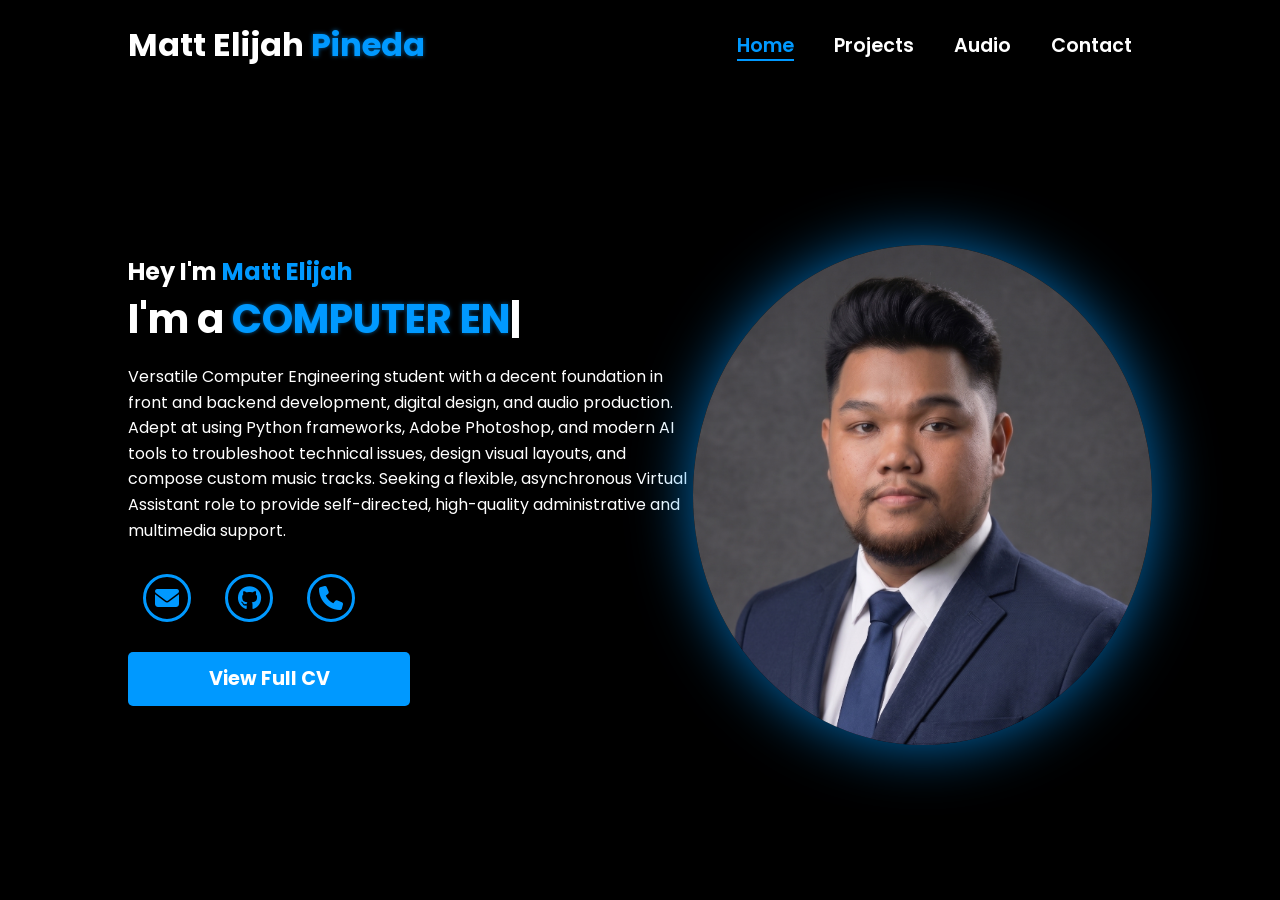
<file: index.html>
<!DOCTYPE html>
<html lang="en">
<head>
    <meta charset="UTF-8">
    <meta name="viewport" content="width=device-width, initial-scale=1.0">
    <link rel="stylesheet" href="https://cdnjs.cloudflare.com/ajax/libs/font-awesome/6.5.1/css/all.min.css">
    <link rel="stylesheet" href="css/aos.css" />
    <link rel="stylesheet" href="css/style.css">
    <title>Matt Elijah Pineda - Home</title>
</head>
<body>
    <nav>
        <div class="nav-container">
            <div class="logo" data-aos="zoom-in" data-aos-duration="1500">
                Matt Elijah <span>Pineda</span>
            </div>
            <div class="links">
                <div class="link" data-aos="fade-up" data-aos-delay="100"><a href="index.html" style="color: rgb(0, 153, 255); border-bottom: 2px solid rgb(0, 153, 255);">Home</a></div>
                <div class="link" data-aos="fade-up" data-aos-delay="200"><a href="html/projects.html">Projects</a></div>
                <div class="link" data-aos="fade-up" data-aos-delay="300"><a href="html/audio.html">Audio</a></div>
                <div class="link"><a href="mailto:pineda.me234r@gmail.com">Contact</a></div>
            </div>
        </div>
        <i class="fa-solid fa-bars hamburg" onclick="hamburg()"></i>
        <div class="dropdown">
            <div class="links">
                <a href="index.html">Home</a>
                <a href="html/projects.html">Projects</a>
                <a href="html/audio.html">Audio</a>
                <a href="mailto:pineda.me234r@gmail.com">Contact</a>
                <i class="fa-solid fa-xmark cancel" onclick="cancel()"></i>
            </div>
        </div>
    </nav>

    <section>
        <div class="main-container">
            <div class="content">
                <h1 data-aos="fade-left" data-aos-duration="1500" data-aos-delay="700">Hey I'm <span>Matt Elijah</span></h1>
                <div data-aos="fade-right" data-aos-duration="1500" data-aos-delay="900" class="typewriter">I'm a <span class="typewriter-text"></span><label for="">|</label></div>
                <p data-aos="flip-down" data-aos-duration="1500" data-aos-delay="1100">Versatile Computer Engineering student with a decent foundation in front and backend development, digital design, and audio production. Adept at using Python frameworks, Adobe Photoshop, and modern AI tools to troubleshoot technical issues, design visual layouts, and compose custom music tracks. Seeking a flexible, asynchronous Virtual Assistant role to provide self-directed, high-quality administrative and multimedia support.</p>
                <div class="social-links">
                    <a href="mailto:pineda.me234r@gmail.com" data-aos="fade-up" data-aos-duration="1500" data-aos-delay="1300"><i class="fa-solid fa-envelope"></i></a>
                    <a href="https://github.com/engrmattelijah" target="_blank" data-aos="fade-up" data-aos-duration="1500" data-aos-delay="1400"><i class="fa-brands fa-github"></i></a>
                    <a href="tel:+639626019283" data-aos="fade-up" data-aos-duration="1500" data-aos-delay="1500"><i class="fa-solid fa-phone"></i></a>
                </div>
                <div class="btn" data-aos="zoom-out" data-aos-duration="1500" data-aos-delay="1800">
                    <a href="https://drive.google.com/file/d/1tS4lyCXOHE_bn3mvgHULZFM2HWJ97bKf/view?usp=drive_link" target="_blank" style="text-decoration: none;">
                        <button>View Full CV</button>
                    </a>
                </div>
            </div>
            <div class="image" data-aos="zoom-in" data-aos-duration="3000">
                <img src="images/main.jpg" alt="Matt Elijah Pineda">
            </div>
        </div>
    </section>

    <script src="scripts/aos.js"></script>
    <script>AOS.init({offset:0,});</script>
    <script src="scripts/script.js"></script>
</body>
</html>
</file>
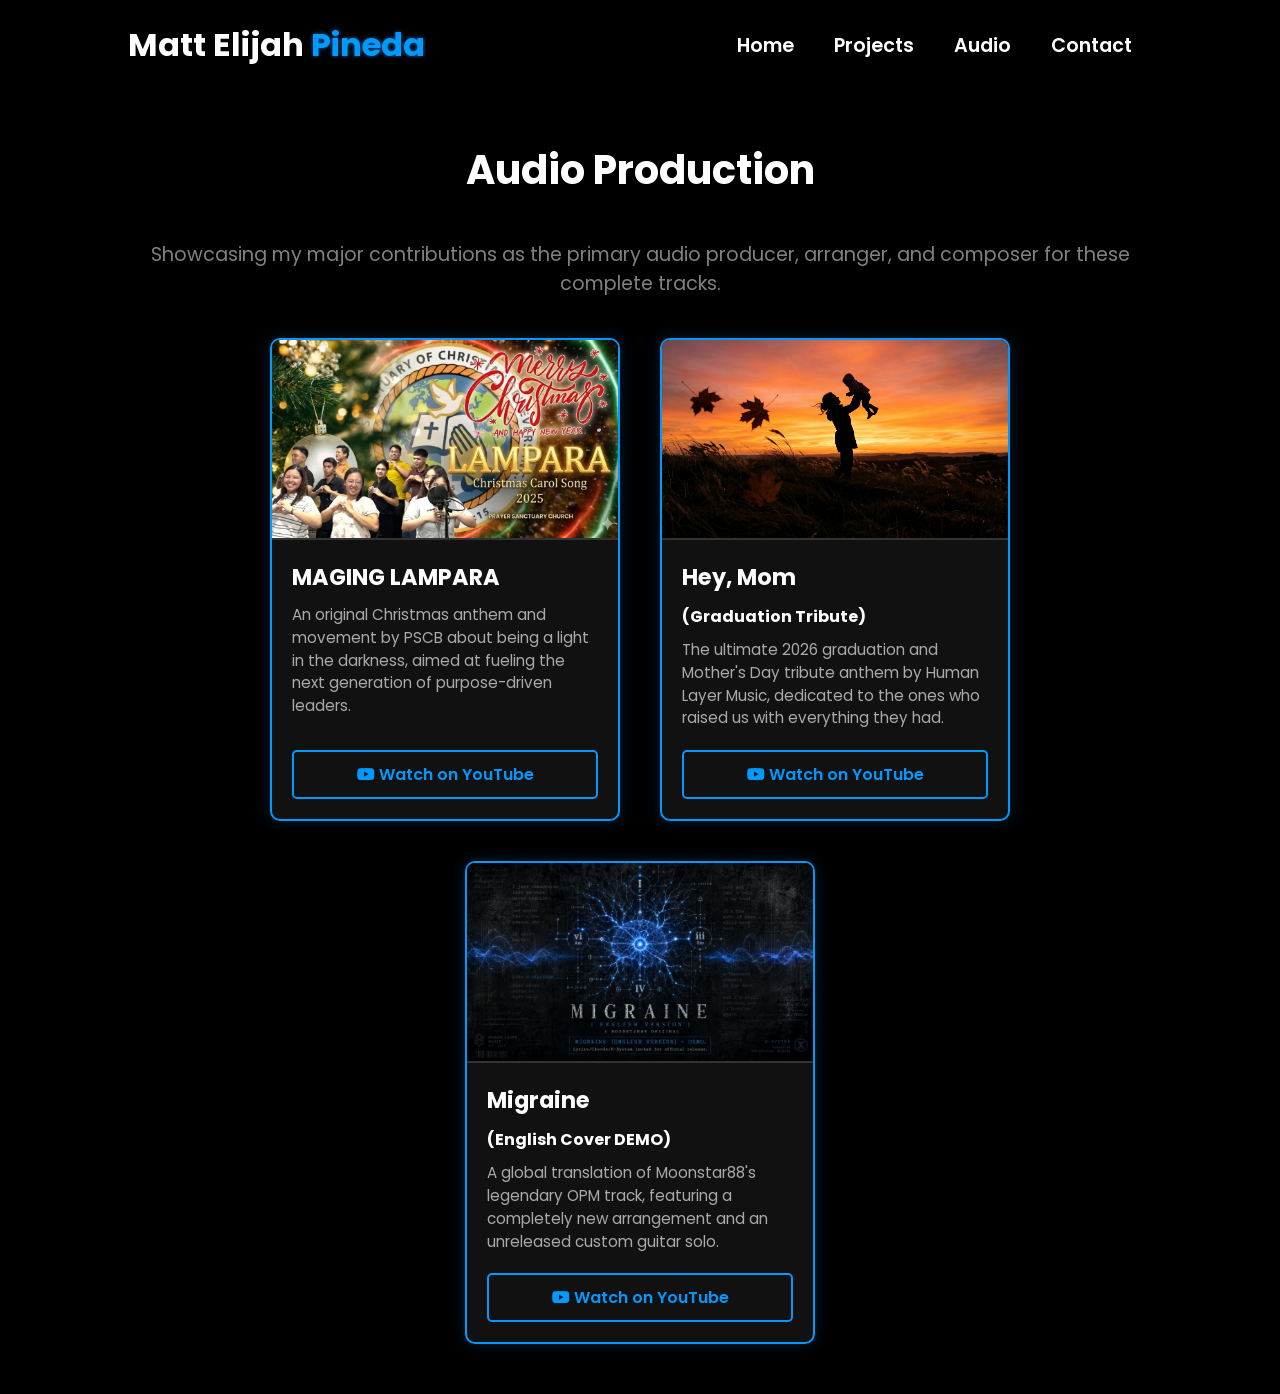
<file: html/audio.html>
<!DOCTYPE html>
<html lang="en">
<head>
    <meta charset="UTF-8">
    <meta name="viewport" content="width=device-width, initial-scale=1.0">
    <link rel="stylesheet" href="https://cdnjs.cloudflare.com/ajax/libs/font-awesome/6.5.1/css/all.min.css">
    <link rel="stylesheet" href="../css/aos.css" />
    <link rel="stylesheet" href="../css/style.css">
    <title>Matt Elijah Pineda - Media</title>
</head>
<body>
<nav>
    <div class="nav-container">
        <div class="logo">Matt Elijah <span>Pineda</span></div>
        <div class="links">
            <div class="link"><a href="../index.html">Home</a></div>
            <!-- Toggle the 'active' style below depending on which page you are on -->
            <div class="link"><a href="projects.html">Projects</a></div>
            <div class="link"><a href="audio.html">Audio</a></div>
            <div class="link"><a href="mailto:pineda.me234r@gmail.com">Contact</a></div>
        </div>
    </div>
    <!-- ADD THIS BURGER ICON -->
    <i class="fa-solid fa-bars hamburg" onclick="hamburg()"></i>
    <!-- ADD THIS DROPDOWN DIV -->
    <div class="dropdown">
        <div class="links">
            <a href="../index.html">Home</a>
            <a href="projects.html">Projects</a>
            <a href="audio.html">Audio</a>
            <a href="mailto:pineda.me234r@gmail.com">Contact</a>
            <i class="fa-solid fa-xmark cancel" onclick="cancel()"></i>
        </div>
    </div>
</nav>

    <section class="standalone-page">
        <h2 style="color: white; font-size: 2.5rem; margin-bottom: 40px; text-align: center;" data-aos="fade-up">Audio Production</h2>

        <p style="color: gray; text-align: center; margin-bottom: 40px; font-size: 1.2rem; max-width: 100%; margin-left: auto; margin-right: auto;" data-aos="fade-up" data-aos-delay="200">Showcasing my major contributions as the primary audio producer, arranger, and composer for these complete tracks.</p>
        
        <!-- Beautiful Media Card Grid -->
        <div style="display: flex; flex-wrap: wrap; justify-content: center; gap: 40px;" data-aos="fade-up" data-aos-delay="300">
            
            <!-- Card 1 -->
            <div class="media-card">
                <img src="../images/thumb1.jpg" alt="MAGING LAMPARA Thumbnail">
                <div class="media-info">
                    <h3>MAGING LAMPARA</h3>
                    <p>An original Christmas anthem and movement by PSCB about being a light in the darkness, aimed at fueling the next generation of purpose-driven leaders.</p>
                    <a href="https://www.youtube.com/watch?v=aoXxJDivzxs" target="_blank" class="watch-btn"><i class="fa-brands fa-youtube"></i> Watch on YouTube</a>
                </div>
            </div>

            <!-- Card 2 -->
            <div class="media-card">
                <img src="../images/thumb2.png" alt="Hey, Mom Thumbnail">
                <div class="media-info">
                    <h3>Hey, Mom</h3>
                    <h4>(Graduation Tribute)</h4>
                    <p> The ultimate 2026 graduation and Mother's Day tribute anthem by Human Layer Music, dedicated to the ones who raised us with everything they had.</p>
                    <a href="https://www.youtube.com/watch?v=dD4mDzRGhbQ" target="_blank" class="watch-btn"><i class="fa-brands fa-youtube"></i> Watch on YouTube</a>
                </div>
            </div>

            <!-- Card 3 -->
            <div class="media-card">
                <img src="../images/thumb3.png" alt="Migraine Cover Thumbnail">
                <div class="media-info">
                    <h3>Migraine</h3>
                    <h4>(English Cover DEMO)</h4>
                    <p> A global translation of Moonstar88's legendary OPM track, featuring a completely new arrangement and an unreleased custom guitar solo.</p>
                    <a href="https://www.youtube.com/watch?v=azjYvwQMKzM" target="_blank" class="watch-btn"><i class="fa-brands fa-youtube"></i> Watch on YouTube</a>
                </div>
            </div>

        </div>
    </section>

    <script src="../scripts/aos.js"></script>
    <script>AOS.init({offset:0,});</script>
    <script src="../scripts/script.js"></script>
</body>
</html>
</file>
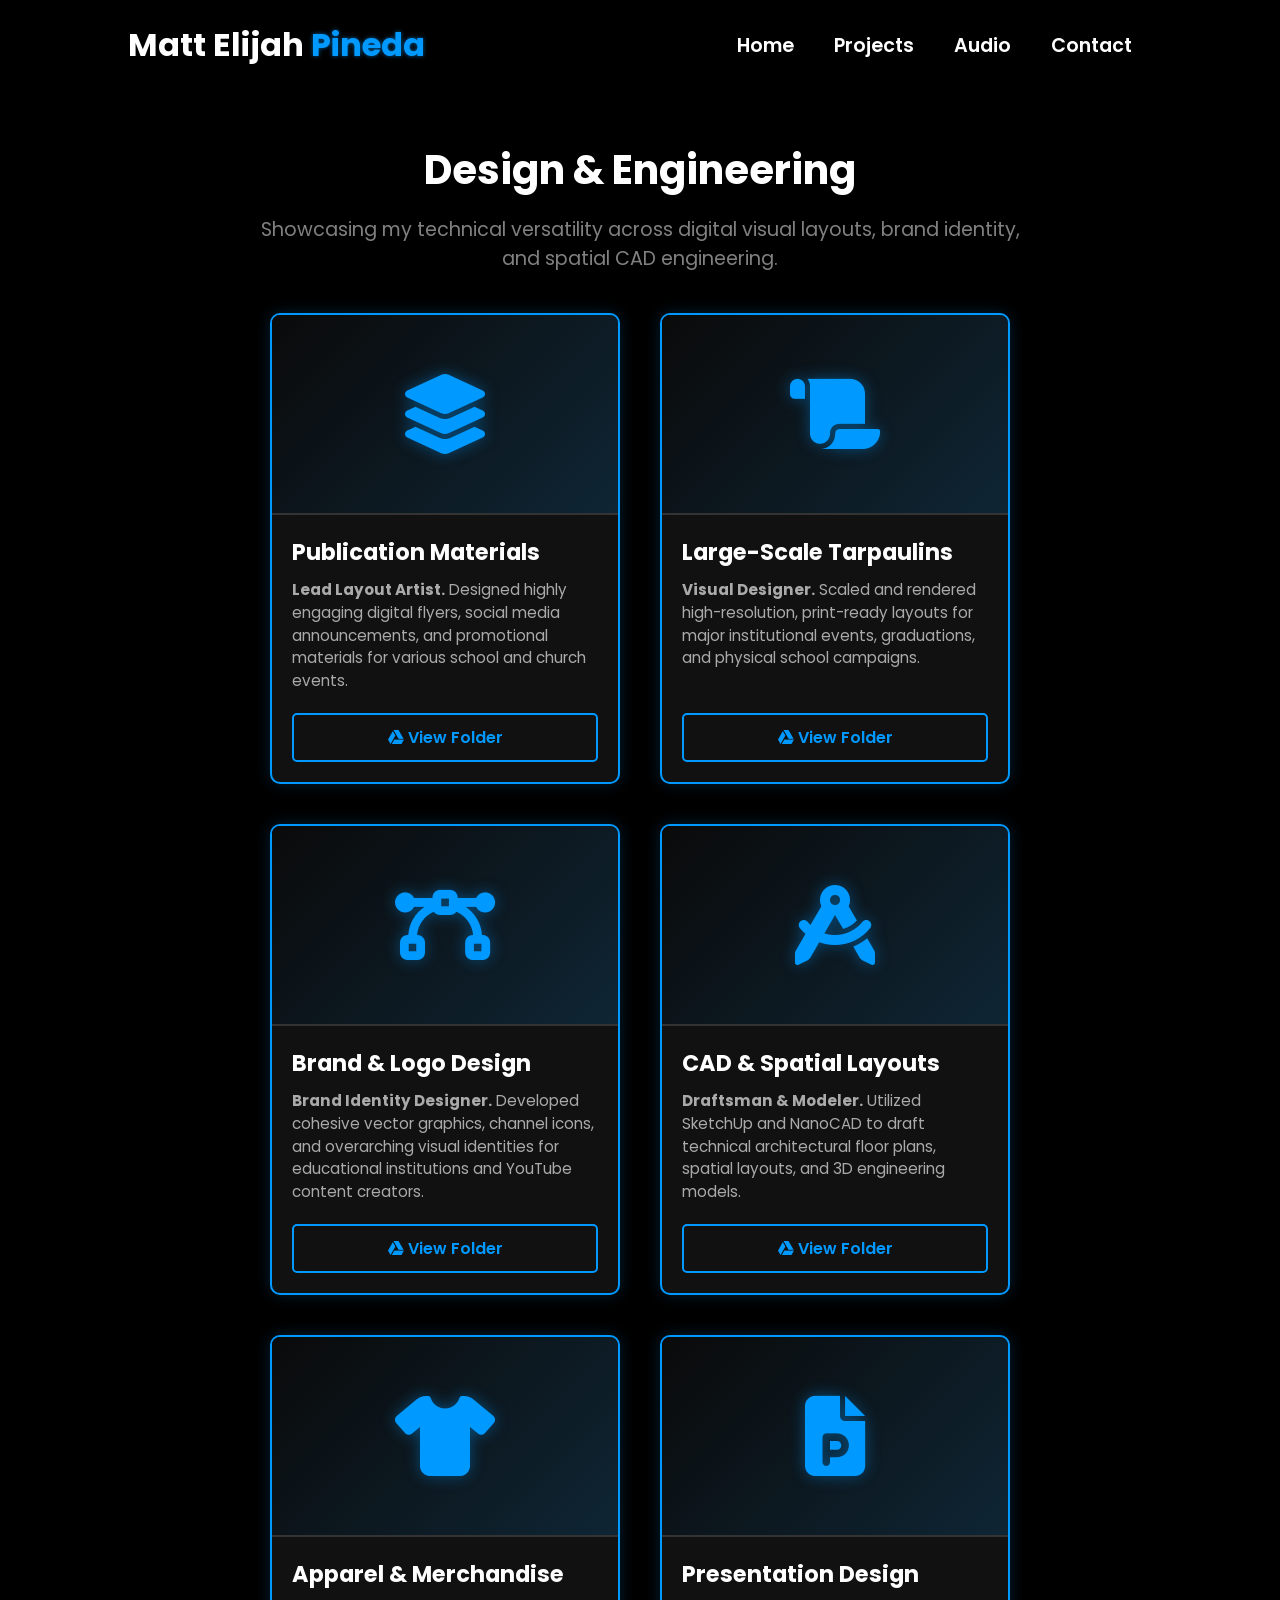
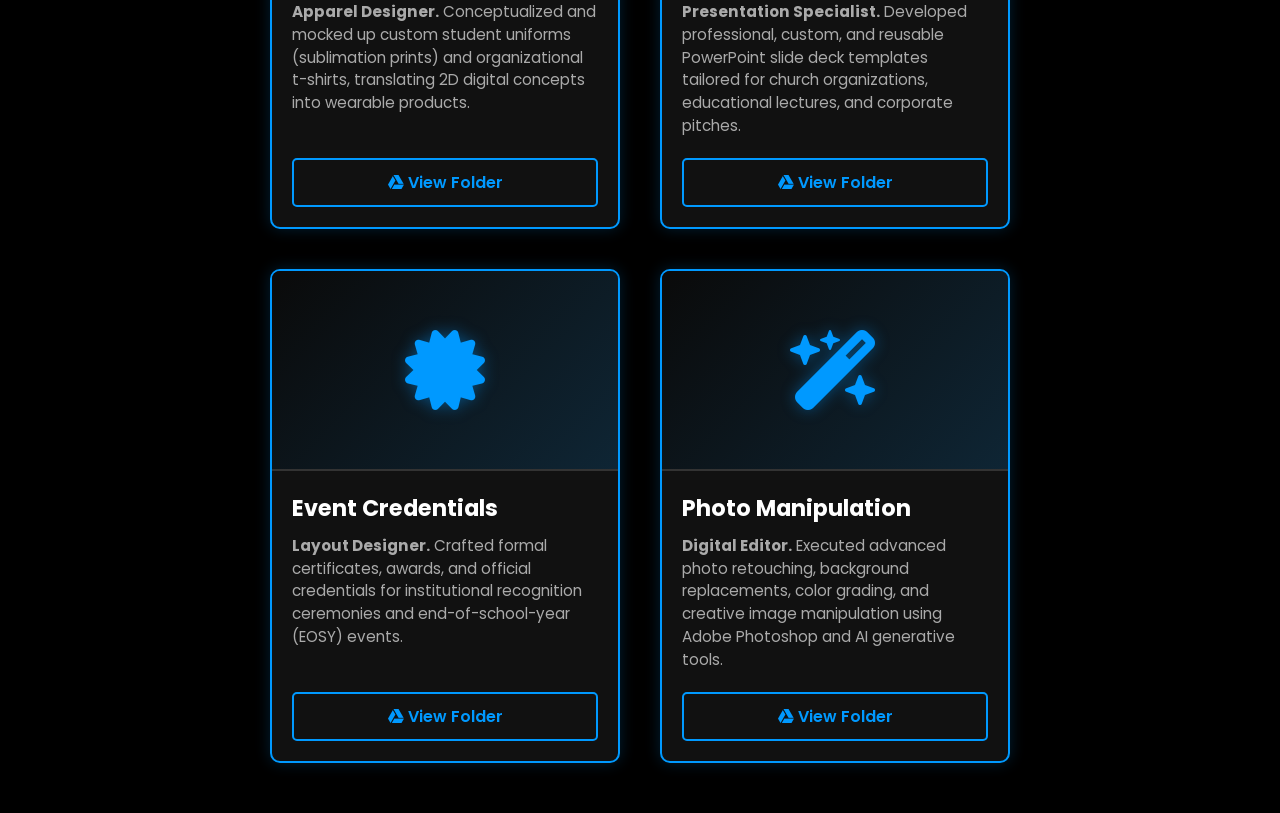
<file: html/projects.html>
<!DOCTYPE html>
<html lang="en">
<head>
    <meta charset="UTF-8">
    <meta name="viewport" content="width=device-width, initial-scale=1.0">
    <link rel="stylesheet" href="https://cdnjs.cloudflare.com/ajax/libs/font-awesome/6.5.1/css/all.min.css">
    <link rel="stylesheet" href="../css/aos.css" />
    <link rel="stylesheet" href="../css/style.css">
    <title>Matt Elijah Pineda - Projects</title>
</head>
<body>
<nav>
    <div class="nav-container">
        <div class="logo">Matt Elijah <span>Pineda</span></div>
        <div class="links">
            <div class="link"><a href="../index.html">Home</a></div>
            <!-- Toggle the 'active' style below depending on which page you are on -->
            <div class="link"><a href="projects.html">Projects</a></div>
            <div class="link"><a href="audio.html">Audio</a></div>
            <div class="link"><a href="mailto:pineda.me234r@gmail.com">Contact</a></div>
        </div>
    </div>
    <!-- ADD THIS BURGER ICON -->
    <i class="fa-solid fa-bars hamburg" onclick="hamburg()"></i>
    <!-- ADD THIS DROPDOWN DIV -->
    <div class="dropdown">
        <div class="links">
            <a href="../index.html">Home</a>
            <a href="projects.html">Projects</a>
            <a href="audio.html">Audio</a>
            <a href="mailto:pineda.me234r@gmail.com">Contact</a>
            <i class="fa-solid fa-xmark cancel" onclick="cancel()"></i>
        </div>
    </div>
</nav>

    <section class="standalone-page">
        <h2 style="color: white; font-size: 2.5rem; margin-bottom: 15px; text-align: center;" data-aos="fade-up">Design & Engineering</h2>
        <p style="color: gray; text-align: center; margin-bottom: 40px; font-size: 1.2rem; max-width: 800px; margin-left: auto; margin-right: auto;" data-aos="fade-up" data-aos-delay="200">Showcasing my technical versatility across digital visual layouts, brand identity, and spatial CAD engineering.</p>
        
        <!-- Beautiful Media Card Grid -->
        <div style="display: flex; flex-wrap: wrap; justify-content: center; gap: 40px;" data-aos="fade-up" data-aos-delay="300">
            
            <!-- Card 1: PubMats -->
            <div class="media-card">
                <div class="media-thumb"><i class="fa-solid fa-layer-group"></i></div>
                <div class="media-info">
                    <h3>Publication Materials</h3>
                    <p><strong>Lead Layout Artist.</strong> Designed highly engaging digital flyers, social media announcements, and promotional materials for various school and church events.</p>
                    <a href="https://drive.google.com/drive/folders/1WOZOCWk5FIA3_XMy53rbGg0P2tXyMu6Z?usp=drive_link" target="_blank" class="watch-btn"><i class="fa-brands fa-google-drive"></i> View Folder</a>
                </div>
            </div>

            <!-- Card 2: Tarpaulins -->
            <div class="media-card">
                <div class="media-thumb"><i class="fa-solid fa-scroll"></i></div>
                <div class="media-info">
                    <h3>Large-Scale Tarpaulins</h3>
                    <p><strong>Visual Designer.</strong> Scaled and rendered high-resolution, print-ready layouts for major institutional events, graduations, and physical school campaigns.</p>
                    <a href="https://drive.google.com/drive/folders/11kgJBtVK5zvR5JLMtBY77MNpxAyar3Az?usp=drive_link" target="_blank" class="watch-btn"><i class="fa-brands fa-google-drive"></i> View Folder</a>
                </div>
            </div>

            <!-- Card 3: Logos -->
            <div class="media-card">
                <div class="media-thumb"><i class="fa-solid fa-bezier-curve"></i></div>
                <div class="media-info">
                    <h3>Brand & Logo Design</h3>
                    <p><strong>Brand Identity Designer.</strong> Developed cohesive vector graphics, channel icons, and overarching visual identities for educational institutions and YouTube content creators.</p>
                    <a href="https://drive.google.com/drive/folders/1RwibuzpCTgEZff2JtUoSpzmJjI0b0aQa?usp=drive_link" target="_blank" class="watch-btn"><i class="fa-brands fa-google-drive"></i> View Folder</a>
                </div>
            </div>

            <!-- Card 4: Engineering & CAD -->
            <div class="media-card">
                <div class="media-thumb"><i class="fa-solid fa-compass-drafting"></i></div>
                <div class="media-info">
                    <h3>CAD & Spatial Layouts</h3>
                    <p><strong>Draftsman & Modeler.</strong> Utilized SketchUp and NanoCAD to draft technical architectural floor plans, spatial layouts, and 3D engineering models.</p>
                    <a href="https://drive.google.com/drive/folders/1Z8wk4ePBeEQ9jkrMM-Df6bjq508zXRBE?usp=drive_link" target="_blank" class="watch-btn"><i class="fa-brands fa-google-drive"></i> View Folder</a>
                </div>
            </div>

            <!-- Card 5: Apparel -->
            <div class="media-card">
                <div class="media-thumb"><i class="fa-solid fa-shirt"></i></div>
                <div class="media-info">
                    <h3>Apparel & Merchandise</h3>
                    <p><strong>Apparel Designer.</strong> Conceptualized and mocked up custom student uniforms (sublimation prints) and organizational t-shirts, translating 2D digital concepts into wearable products.</p>
                    <a href="https://drive.google.com/drive/folders/1nxX_eBOgoAa3KfGNNRPEVG85p1ed4tLd?usp=drive_link" target="_blank" class="watch-btn"><i class="fa-brands fa-google-drive"></i> View Folder</a>
                </div>
            </div>

            <!-- Card 6: PowerPoints -->
            <div class="media-card">
                <div class="media-thumb"><i class="fa-solid fa-file-powerpoint"></i></div>
                <div class="media-info">
                    <h3>Presentation Design</h3>
                    <p><strong>Presentation Specialist.</strong> Developed professional, custom, and reusable PowerPoint slide deck templates tailored for church organizations, educational lectures, and corporate pitches.</p>
                    <a href="https://drive.google.com/drive/folders/1H7Xpr-tq0rbV-W4PkNKK5WTVP9sM-mP1?usp=drive_link" target="_blank" class="watch-btn"><i class="fa-brands fa-google-drive"></i> View Folder</a>
                </div>
            </div>

            <!-- Card 7: Certificates -->
            <div class="media-card">
                <div class="media-thumb"><i class="fa-solid fa-certificate"></i></div>
                <div class="media-info">
                    <h3>Event Credentials</h3>
                    <p><strong>Layout Designer.</strong> Crafted formal certificates, awards, and official credentials for institutional recognition ceremonies and end-of-school-year (EOSY) events.</p>
                    <a href="https://drive.google.com/drive/folders/10wGnDpCSuVDMzDxX8nFpkPFCpU4vW-to?usp=drive_link" target="_blank" class="watch-btn"><i class="fa-brands fa-google-drive"></i> View Folder</a>
                </div>
            </div>

            <!-- Card 8: Photoshop Edits -->
            <div class="media-card">
                <div class="media-thumb"><i class="fa-solid fa-wand-magic-sparkles"></i></div>
                <div class="media-info">
                    <h3>Photo Manipulation</h3>
                    <p><strong>Digital Editor.</strong> Executed advanced photo retouching, background replacements, color grading, and creative image manipulation using Adobe Photoshop and AI generative tools.</p>
                    <a href="https://drive.google.com/drive/folders/1J6gfu5KI6d2_BGxBEebYrn39JcT-dRX-?usp=drive_link" target="_blank" class="watch-btn"><i class="fa-brands fa-google-drive"></i> View Folder</a>
                </div>
            </div>

        </div>
    </section>

    <script src="../scripts/aos.js"></script>
    <script>AOS.init({offset:0,});</script>
    <script src="../scripts/script.js"></script>
</body>
</html>
</file>
<file: css/style.css>
@import url('https://fonts.googleapis.com/css2?family=Poppins:wght@100;200;300;400;500;600&display=swap');

*{
    padding: 0;
    margin: 0;
    font-family: 'Poppins', sans-serif;
    box-sizing: border-box;
}

body{
    width: 100%;
    min-height: 100vh; /* This lets the page grow if needed */
    background-color: black;
    overflow-x: hidden;
}

nav{
    width: 100%;
    height: 10vh;
    position: sticky;
    top: 0;
    background-color: rgba(0, 0, 0, 0.8);
    z-index: 1000;
}

.nav-container{
    width: 100%;
    height: 100%;
    display: flex;
    justify-content: space-between; 
    align-items: center;
    padding: 0 10vw; 
}

.logo{
    color: white;
    font-size: 2rem;
    font-weight: bold;
}

.logo span{
    color: rgb(0, 153, 255);
    text-shadow: 0 0 4px rgba(0, 153, 255, 0.6);
}

.hamburg,
.cancel{
    cursor: pointer;
    position: absolute;
    right: 15px;
    top: 10px;
    color: white;
    display: none;
    font-size: clamp(2.5rem, 0.5rem + 5vw, 3rem);
}

.nav-container .links {
    display: flex;
}

.nav-container .links a{
    font-size: 1.2rem;
    color: white;
    margin: 0 20px;
    text-decoration: none;
    font-weight: 550;
    transition: 0.3s linear;
}

.nav-container .links a:hover{
    color: rgb(0, 153, 255);
    border-bottom: 2px solid rgb(0, 153, 255);
}

.dropdown{
    z-index: 100;
    position: absolute;
    top: 0;
    transform: translateY(-500px);
    width: 100%;
    height: auto;
    backdrop-filter: blur(4px) brightness(40%);
    box-shadow: 0 0  20px black;
    transition: 0.2s linear;
}

.dropdown .links a{
    display: flex;
    color: white;
    text-decoration: none;
    padding: 15px 0;
    justify-content: center;
    align-items: center;
    transition: 0.2s linear;
}

.dropdown .links a:hover{
    background-color: rgb(0, 153, 255);
}

section{
    width: 100%;
    min-height: 90vh; /* Changed from fixed height to min-height for better scaling */
}

.main-container{
    width: 100%;
    min-height: 90vh; 
    display: flex;
    justify-content: space-between;
    align-items: center;
    padding: 0 10vw; 
}

.main-container .content{
    color: white;
    width: 60%;
    min-height: 100px;
}

.content h1 span{
    font-weight: 700;
    text-shadow: 0 0 4px rgba(0, 0, 0, 0.6);
    color: rgb(0, 153, 255);
}

.content h1 span{
    font-weight: 700;
    text-shadow: 0 0 10px rgba(0, 0, 0, 0.6);
    color: rgb(0, 153, 255);
}

.content .typewriter{
    font-size: clamp(1rem, 1rem + 5vw, 2.5rem);
    font-weight: 700;
}

.typewriter span{
    color: rgb(0, 153, 255);
    text-shadow: 0 0 4px rgba(0, 153, 255, 0.6);
}

.content p{
    font-size: clamp(0.4rem, 0.2rem + 9vw, 1rem); 
    margin: 15px 0 30px 0; 
    line-height: 1.6; 
    text-align: left; 
}

.social-links i{
    display: inline-flex;
    justify-content: center;
    align-items: center;
    width: 3rem;
    height: 3rem;
    background-color: transparent;
    border: 0.2rem solid rgb(0, 153, 255);
    border-radius: 50%;
    color: rgb(0, 153, 255);
    margin: 0 15px;
    font-size: 1.5rem;
    transition: 0.2s linear;
}

.social-links i:hover{
    scale: 1.3;
    filter: drop-shadow(0 0 10px rgb(0, 153, 255));
    color: black;
    background-color: rgb(0, 153, 255);
}

.content button{
    width: 50%;
    height: 6vh;
    margin: 30px 0; /* This fixes the left alignment */
    background-color: rgb(0, 153, 255);
    color: white;
    border: none;
    outline: none;
    font-size: 120%;
    font-weight: 700;
    border-radius: 5px;
    transition: 0.2s linear;
    cursor: pointer;
}   

.content button:hover{
    scale: 1.1;
    color: rgb(0, 153, 255);
    border: 2px solid rgb(0, 153, 255);
    background-color: transparent;
    font-weight: 700;
    box-shadow: 0 0 40px 5px rgb(0, 153, 255);
}

.main-container .image{
    width: 500px;
    height: 500px; 
    border-radius: 50%;
    overflow: hidden;
    box-shadow: 0 0 60px rgba(0, 153, 255, 0.7); 
    display: flex;
    justify-content: center;
    align-items: center;
}

.main-container .image img{
    width: 100%;
    height: 100%;
    object-fit: cover; 
}

.main-container .image:hover{
    animation: animate 1.5s ease-in-out infinite;
}

.standalone-page {
    min-height: 90vh;
    display: flex;
    flex-direction: column;
    justify-content: center;
    padding: 50px 10vw;
}

/* Custom Media Cards */
.media-card {
    background-color: #111;
    border: 2px solid rgb(0, 153, 255);
    border-radius: 10px;
    overflow: hidden;
    width: 350px;
    box-shadow: 0 0 15px rgba(0, 153, 255, 0.2);
    transition: 0.3s ease;
    text-align: left;
    display: flex;
    flex-direction: column;
}

.media-card:hover {
    transform: translateY(-10px);
    box-shadow: 0 10px 25px rgba(0, 153, 255, 0.6);
}

.media-card img, .media-thumb {
    width: 100%;
    height: 200px;
    object-fit: cover;
    border-bottom: 2px solid #333;
}

.media-thumb {
    background: linear-gradient(135deg, #0a0a0a, rgba(0, 153, 255, 0.15));
    display: flex;
    justify-content: center;
    align-items: center;
    font-size: 5rem; /* Makes the icon massive and bold */
    color: rgb(0, 153, 255);
    text-shadow: 0 0 15px rgba(0, 153, 255, 0.4);
}

.media-info {
    padding: 20px;
    display: flex;
    flex-direction: column;
    flex-grow: 1;
}

.media-info h3 {
    color: white;
    font-size: 1.4rem;
    margin-bottom: 10px;
}

.media-info h4 {
    color: white;
    font-size: 1rem;
    margin-bottom: 10px;
}

.media-info p {
    color: #aaa;
    font-size: 0.95rem;
    margin-bottom: 20px;
    line-height: 1.5;
    flex-grow: 1;
}

.watch-btn {
    display: block;
    text-align: center;
    padding: 10px 20px;
    background-color: transparent;
    color: rgb(0, 153, 255);
    border: 2px solid rgb(0, 153, 255);
    border-radius: 5px;
    text-decoration: none;
    font-weight: 600;
    transition: 0.3s ease;
}

.watch-btn:hover {
    background-color: rgb(0, 153, 255);
    color: white;
    box-shadow: 0 0 15px rgb(0, 153, 255);
}

@keyframes animate {
    0%{
        scale: 1;
    }
    50%{
        scale: 1.05;
    }
    100%{
        scale: 1;
    }
}

@media (max-width:884px) {
    nav .logo{
        position: absolute;
        top: 16px;
        left: 15px;
        font-size: 1.5rem;
    }

    .main-container{
        display: flex;
        flex-direction: column-reverse;
    }

    .nav-container .links{
        display: none;
    }

    .hamburg,
    .cancel{
        display: block;
    }

    .main-container .content{
        width: 80%;
    }
    .social-links i{
        width: 2.5rem;
        height: 2.5rem;
        font-size: 1.5rem;
    }

    .main-container .image{
        z-index: -1;
        width: 50%;
        height: 60%;
    }
}

@media (max-width:440px) {
    .main-container .image{
        width: 70%;
        height: 60%;
    }

    .main-container .content{
        width: 80%;
    }

    .main-container button{
        margin-top: 15px;
    }
}
</file>
